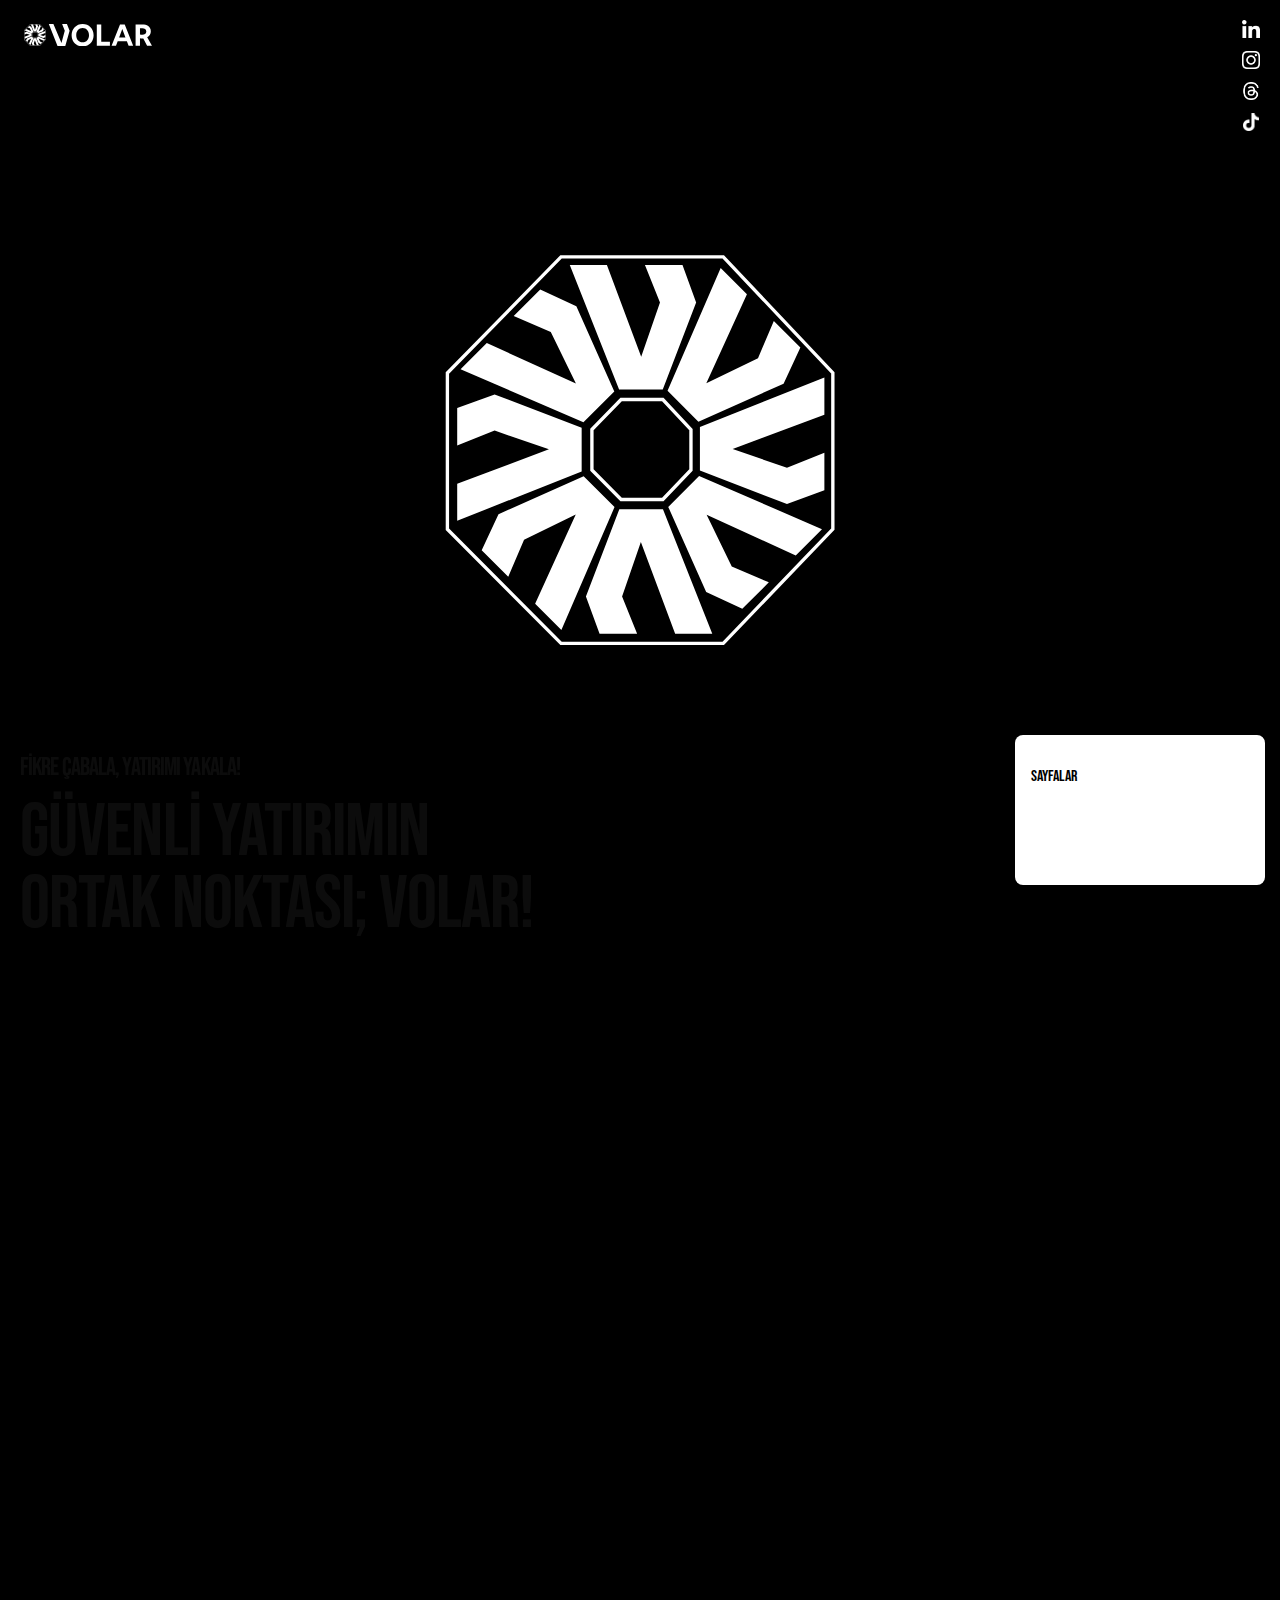
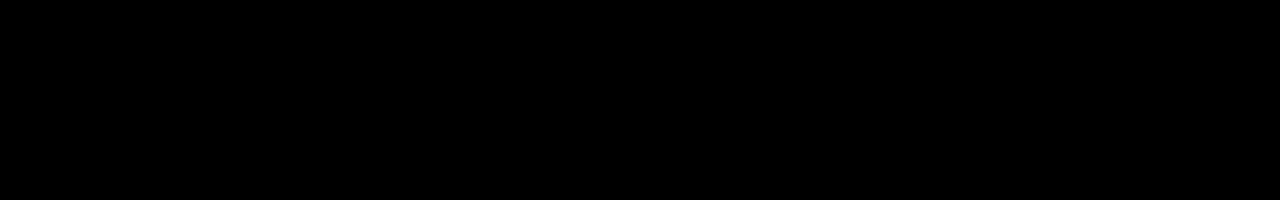
<file: index.html>
<!DOCTYPE html>
<html lang="en">
<head>
    <meta charset="UTF-8">
    <meta name="viewport" content="width=device-width, initial-scale=1.0">
    <meta http-equiv="X-UA-Compatible" content="IE=edge" />
    <link rel="stylesheet" href="style.css">
    <link rel="stylesheet" href="https://fonts.googleapis.com/css?family=Bebas+Neue&display=swap">
    <link rel="icon" href="volar.ico" type="image/x-icon">
    <script src="https://cdnjs.cloudflare.com/ajax/libs/gsap/3.10.4/gsap.min.js"></script>
    <title>Volar™</title>
</head>

<body>
<div class="container">
  <div class="social-icons top-right-social">
    <a href="https://www.linkedin.com/in/samet-madan-42210b2b3" class="social-link">
      <img src="Icons\linkedin.png" alt="LinkedIn" class="social-icon">
    </a>
    <a href="https://www.instagram.com/samet_madan" class="social-link">
      <img src="Icons\instagram.png" alt="Instagram" class="social-icon">
    </a>
    <a href="https://www.threads.net/@samet_madan" class="social-link">
      <img src="Icons\threads.png" alt="Discord" class="social-icon">
    </a>
    <a href="https://www.tiktok.com/@sametmadann" class="social-link">
      <img src="Icons\tiktok.png" alt="Discord" class="social-icon">
    </a>        
</div>

<div class="landing-text">
    <div class="focus-in-expand">
      <h1 id="landing-small-heading">Fİkre çabala, yatırımı yakala!</h1>
      <h1 id="landing-heading">Güvenlİ yatırımın</h1>
      <h1 id="landing-heading">ortak noktası; Volar!</h1>
    </div>
</div>

<div class="special-logo">
  <svg width="813" height="815" viewBox="0 0 813 815" fill="none" xmlns="http://www.w3.org/2000/svg">
    <path d="M580.5 4H241.5L4 246.5V573L241.5 811.5H580.5L809.5 573V246.5L580.5 4Z" stroke="white" stroke-width="7"/>
    <path d="M454.151 302H367.034L306 364.765V449.271L367.034 511H454.151L513 449.271V364.765L454.151 302Z" stroke="white" stroke-width="7"/>
    <path d="M24.5 555.388L284.583 452.315V361.101L102.688 291.334L24.5 319.846L24.5 398.318L102.688 366.904L216.2 406.14L24.5 477.799L24.5 555.388Z" fill="white"/>
    <path d="M242.215 783.621L353.238 526.831L288.74 462.333L110.788 541.619L75.6615 617.068L131.15 672.556L164.224 595.055L272.233 542.535L187.351 728.758L242.215 783.621Z" fill="white"/>
    <path d="M31.5 238.715L288.291 349.738L352.789 285.239L273.502 107.288L198.053 72.1613L142.565 127.649L220.066 160.724L272.587 268.733L86.3636 183.851L31.5 238.715Z" fill="white"/>
    <path d="M259.76 21L362.833 281.083H454.047L523.814 99.1885L495.302 21H416.83L448.244 99.1885L409.008 212.7L337.349 21H259.76Z" fill="white"/>
    <path d="M791.812 256.233L531.729 359.306V450.521L713.624 520.287L791.812 491.775V413.303L713.624 444.717L600.113 405.481L791.812 333.822V256.233Z" fill="white"/>
    <path d="M575.098 27L464.075 283.791L528.573 348.289L706.525 269.002L741.651 193.553L686.163 138.065L653.088 215.566L545.08 268.087L629.961 81.8636L575.098 27Z" fill="white"/>
    <path d="M786.812 572.907L530.022 461.884L465.524 526.382L544.81 704.334L620.259 739.46L675.747 683.972L598.247 650.897L545.726 542.889L731.949 627.77L786.812 572.907Z" fill="white"/>
    <path d="M557.553 791.621L454.479 531.538H363.265L293.498 713.433L322.011 791.621H400.483L369.069 713.433L408.305 599.921L479.964 791.621H557.553Z" fill="white"/>
  </svg>    
</div>


  <div class="site-logo">
    <a xlink:href="index.html" href="index.html">
      <svg width="1145" height="201" viewBox="0 0 1145 201" fill="none" xmlns="http://www.w3.org/2000/svg">
        <path d="M222 0.450439L300.07 197.45H369.157L408 59.6742L384 0.450439H340.968L364.762 59.6742L335.043 171L263 0.450439H222Z" fill="white"/>
        <path fill-rule="evenodd" clip-rule="evenodd" d="M57.4869 0H139.562L195 58.8622V138.104L139.558 196H57.491L0 138.113V58.8533L57.4869 0ZM58.1931 1.68447L1.68 59.5408V137.418L58.189 194.316H138.842L193.32 137.427V59.5319L138.838 1.68447H58.1931Z" fill="white"/>
        <path fill-rule="evenodd" clip-rule="evenodd" d="M87.0271 72H108.502L123 87.319V107.929L108.498 123H87.0312L72 107.938V87.3103L87.0271 72ZM87.7318 73.6528L73.6682 87.9814V107.259L87.7278 121.347H107.784L121.332 107.268V87.9727L107.78 73.6528H87.7318Z" fill="white"/>
        <path d="M6 133L68 108.018V85.9097L24.639 69L6 75.9107L6 94.9302L24.639 87.3163L51.6984 96.8261L6 114.194L6 133Z" fill="white"/>
        <path d="M57.7256 188.449L84.442 126.655L68.9212 111.135L26.0992 130.214L17.6465 148.37L30.999 161.722L38.958 143.073L64.9491 130.434L44.5233 175.247L57.7256 188.449Z" fill="white"/>
        <path d="M7.01953 57.3237L68.8132 84.0401L84.3339 68.5194L65.2545 25.6974L47.0987 17.2446L33.7461 30.5972L52.3957 38.5562L65.0342 64.5472L20.2218 44.1214L7.01953 57.3237Z" fill="white"/>
        <path d="M62 4L86.9823 67H109.09L126 22.9396L119.089 4H100.07L107.684 22.9396L98.1739 50.4355L80.8055 4H62Z" fill="white"/>
        <path d="M191 62L128 86.592V108.355L172.06 125L191 118.197V99.4749L172.06 106.97L144.565 97.6087L191 80.5117V62Z" fill="white"/>
        <path d="M137.831 6.37695L111.115 68.1706L126.635 83.6914L169.457 64.612L177.91 46.4561L164.558 33.1035L156.599 51.7532L130.608 64.3917L151.033 19.5792L137.831 6.37695Z" fill="white"/>
        <path d="M188.776 137.743L126.983 111.027L111.462 126.548L130.541 169.37L148.697 177.822L162.05 164.47L143.4 156.511L130.762 130.52L175.574 150.945L188.776 137.743Z" fill="white"/>
        <path d="M133 190L108.408 128H86.6455L70 171.361L76.8027 190H95.5251L88.0301 171.361L97.3913 144.302L114.488 190H133Z" fill="white"/>
        <path d="M998.23 195.005V5.34253H1059.14C1097.6 5.34253 1134.47 21.9046 1134.47 66.2483C1134.47 88.153 1121.38 108.722 1101.88 118.873L1144.89 195.005H1101.08L1067.15 129.291C1063.68 129.558 1060.2 129.558 1056.2 129.558C1050.59 129.558 1044.18 129.024 1037.5 127.955V195.005H998.23ZM1037.5 39.001V94.8313C1044.18 95.8998 1051.39 96.4341 1058.33 96.4341C1077.03 96.4341 1094.13 88.6873 1094.13 67.584C1094.13 46.4806 1077.03 39.001 1058.33 39.001H1037.5Z" fill="white"/>
        <path d="M783.49 195.005L858.821 5.34253H901.028L976.626 195.005H935.755L920.261 153.333H838.252L822.758 195.005H783.49ZM879.123 44.0765L850.807 119.674H907.706L879.123 44.0765Z" fill="white"/>
        <path d="M651.274 195.005V5.34253H691.077V159.744H768.545V195.005H651.274Z" fill="white"/>
        <path d="M524.037 200.348C467.672 200.348 426 157.607 426 100.441C426 44.3437 466.604 0 524.571 0C581.203 0 622.608 42.4738 622.608 99.9068C622.608 156.004 582.004 200.348 524.037 200.348ZM467.138 100.174C467.138 133.298 488.241 163.751 524.304 163.751C559.832 163.751 581.47 134.634 581.47 100.174C581.47 66.5155 560.634 36.5969 524.304 36.5969C488.776 36.5969 467.138 65.7141 467.138 100.174Z" fill="white"/>
      </svg>        
    </a>           
  </div>
</body>

<div class="overlay-toggle">
<p>Sayfalar</p>
<p><i class="ph ph-arrow-right"></i></p>
</div>
</div>

<div class="sidebar">
  <a href="projeler.html" class="card">
      <div class="card-title">
          <div>Projeler</div>
          <div class="close-btn"><i class="ph-thin ph-x"></i></div>
      </div>
      <div class="card-copy">
          <p>Güvendiğimiz yatırımlarımız.</p>
      </div>
  </a>
  <a href="partnerler.html" class="card">
      <div class="card-title">
          <div>Partnerler</div>
          <div class="close-btn"><i class="ph-thin ph-x"></i></div>
      </div>
      <div class="card-copy">
          <p>Güçlü ortaklarımız ve yatırımcı partnerlerimiz.</p>
      </div>
    </a>
    <a href="hakkimizda.html" class="card">
      <div class="card-title">
          <div>Hakkımızda</div>
          <div class="close-btn"><i class="ph-thin ph-x"></i></div>
      </div>
      <div class="card-copy">
          <p>Hikayemiz, misyon beyanımız, ekip üyelerimiz, şirket kültürümüze ve değerlerimize dair içgörüler.</p>
      </div>
    </a>
    <a href="iletisim.html" class="card">
      <div class="card-title">
          <div>İletİşİm</div>
          <div class="close-btn"><i class="ph-thin ph-x"></i></div>
      </div>
      <div class="card-copy">
          <p>E-posta adresleri ve telefon numaraları dahil iletişim bilgilerimiz.</p>
      </div>
    </a>
</div>

<script src="sidebar.js"></script>

<script>
    gsap.from(".landing-text", 1.6, {
      opacity: 0,
      y: 60,
      ease: Expo.easeInOut,
      delay: 0.2,
    });
</script>



</html>
</file>
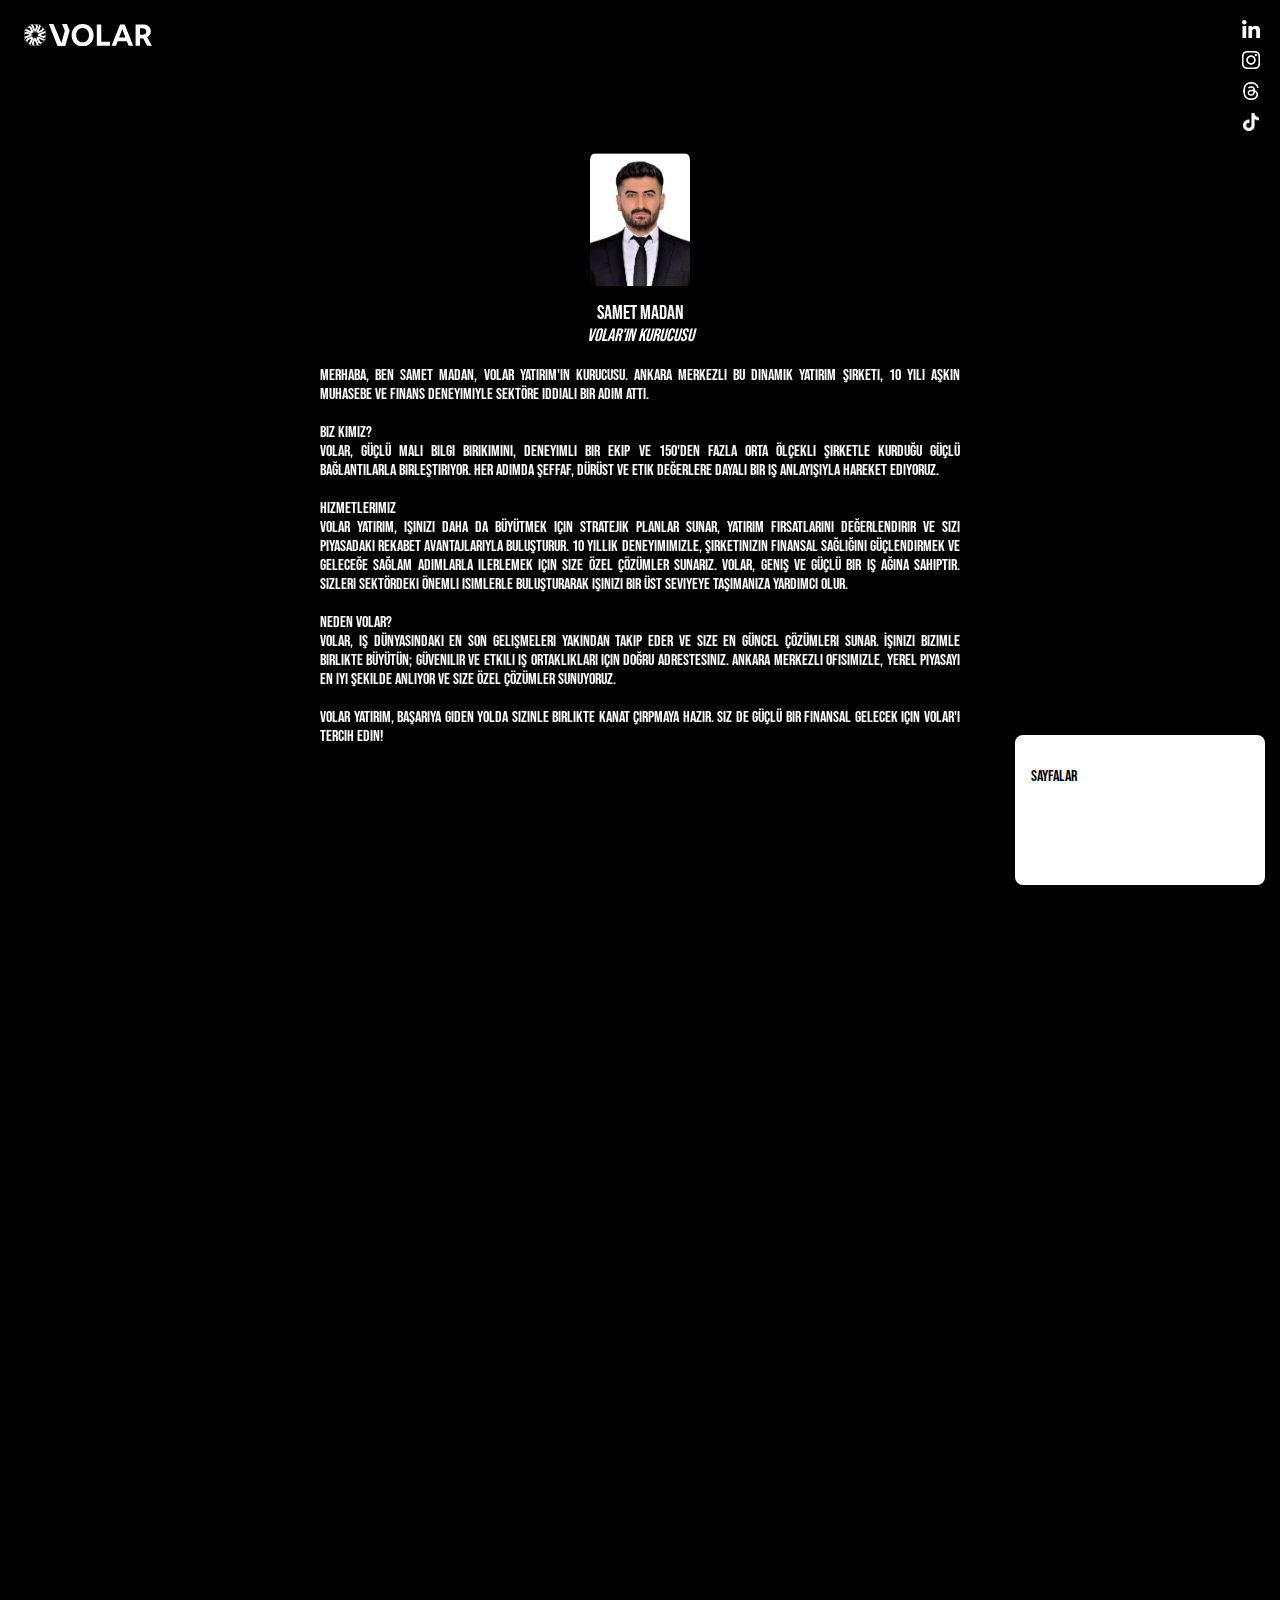
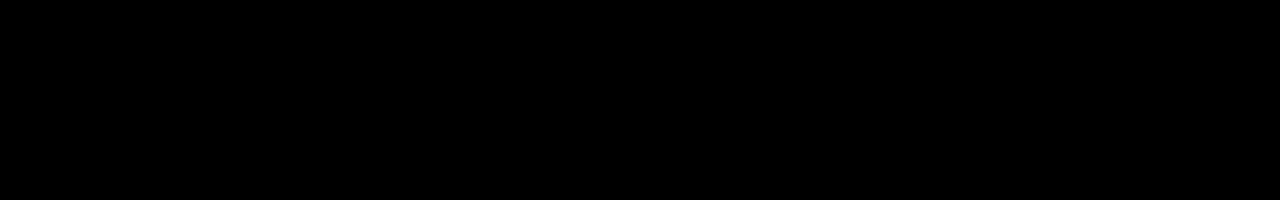
<file: hakkimizda.html>
<!DOCTYPE html>
<html lang="en">
<head>
    <meta charset="UTF-8">
    <meta name="viewport" content="width=device-width, initial-scale=1.0">
    <meta http-equiv="X-UA-Compatible" content="IE=edge" />
    <link rel="stylesheet" href="style.css">
    <link rel="stylesheet" href="https://fonts.googleapis.com/css?family=Bebas+Neue&display=swap">
    <link rel="icon" href="volar.ico" type="image/x-icon">
    <script src="https://cdnjs.cloudflare.com/ajax/libs/gsap/3.10.4/gsap.min.js"></script>
    <title>Volar™</title>
</head>

<body>
  <div class="container">
    <div class="social-icons top-right-social">
      <a href="https://www.linkedin.com/in/samet-madan-42210b2b3" class="social-link">
        <img src="Icons\linkedin.png" alt="LinkedIn" class="social-icon">
      </a>
      <a href="https://www.instagram.com/samet_madan" class="social-link">
        <img src="Icons\instagram.png" alt="Instagram" class="social-icon">
      </a>
      <a href="https://www.threads.net/@samet_madan" class="social-link">
        <img src="Icons\threads.png" alt="Discord" class="social-icon">
      </a>
      <a href="https://www.tiktok.com/@sametmadann" class="social-link">
        <img src="Icons\tiktok.png" alt="Discord" class="social-icon">
      </a>        
  </div>


<div class="us-container">
  <div class="profile-picture">
      <img src="samet.jpg" alt="Profile Picture">
  </div>
  <div class="profile-text profile-name">
      Samet Madan
  </div>
  <div class="profile-text profile-title">
      Volar'ın Kurucusu
  </div>
  <div class="profile-text profile-description">
    Merhaba, ben Samet Madan, Volar Yatırım'ın kurucusu. Ankara merkezli bu dinamik yatırım şirketi, 10 yılı aşkın muhasebe ve finans deneyimiyle sektöre iddialı bir adım attı.
    <br>
    <br>
    Biz Kimiz?
    <br>
    Volar, güçlü mali bilgi birikimini, deneyimli bir ekip ve 150'den fazla orta ölçekli şirketle kurduğu güçlü bağlantılarla birleştiriyor. Her adımda şeffaf, dürüst ve etik değerlere dayalı bir iş anlayışıyla hareket ediyoruz.
    <br>
    <br>
    Hizmetlerimiz
    <br>
    Volar Yatırım, işinizi daha da büyütmek için stratejik planlar sunar, yatırım fırsatlarını değerlendirir ve sizi piyasadaki rekabet avantajlarıyla buluşturur.
    10 yıllık deneyimimizle, şirketinizin finansal sağlığını güçlendirmek ve geleceğe sağlam adımlarla ilerlemek için size özel çözümler sunarız.
    Volar, geniş ve güçlü bir iş ağına sahiptir. Sizleri sektördeki önemli isimlerle buluşturarak işinizi bir üst seviyeye taşımanıza yardımcı olur.
    <br>
    <br>
    Neden Volar?
    <br>
    Volar, iş dünyasındaki en son gelişmeleri yakından takip eder ve size en güncel çözümleri sunar. İşinizi bizimle birlikte büyütün; güvenilir ve etkili iş ortaklıkları için doğru adrestesiniz. Ankara merkezli ofisimizle, yerel piyasayı en iyi şekilde anlıyor ve size özel çözümler sunuyoruz.
    <br>
    <br>
    Volar Yatırım, başarıya giden yolda sizinle birlikte kanat çırpmaya hazır. Siz de güçlü bir finansal gelecek için Volar'ı tercih edin!
  </div>
</div>


  <div class="site-logo">
    <a xlink:href="index.html" href="index.html">
      <svg width="1145" height="201" viewBox="0 0 1145 201" fill="none" xmlns="http://www.w3.org/2000/svg">
        <path d="M222 0.450439L300.07 197.45H369.157L408 59.6742L384 0.450439H340.968L364.762 59.6742L335.043 171L263 0.450439H222Z" fill="white"/>
        <path fill-rule="evenodd" clip-rule="evenodd" d="M57.4869 0H139.562L195 58.8622V138.104L139.558 196H57.491L0 138.113V58.8533L57.4869 0ZM58.1931 1.68447L1.68 59.5408V137.418L58.189 194.316H138.842L193.32 137.427V59.5319L138.838 1.68447H58.1931Z" fill="white"/>
        <path fill-rule="evenodd" clip-rule="evenodd" d="M87.0271 72H108.502L123 87.319V107.929L108.498 123H87.0312L72 107.938V87.3103L87.0271 72ZM87.7318 73.6528L73.6682 87.9814V107.259L87.7278 121.347H107.784L121.332 107.268V87.9727L107.78 73.6528H87.7318Z" fill="white"/>
        <path d="M6 133L68 108.018V85.9097L24.639 69L6 75.9107L6 94.9302L24.639 87.3163L51.6984 96.8261L6 114.194L6 133Z" fill="white"/>
        <path d="M57.7256 188.449L84.442 126.655L68.9212 111.135L26.0992 130.214L17.6465 148.37L30.999 161.722L38.958 143.073L64.9491 130.434L44.5233 175.247L57.7256 188.449Z" fill="white"/>
        <path d="M7.01953 57.3237L68.8132 84.0401L84.3339 68.5194L65.2545 25.6974L47.0987 17.2446L33.7461 30.5972L52.3957 38.5562L65.0342 64.5472L20.2218 44.1214L7.01953 57.3237Z" fill="white"/>
        <path d="M62 4L86.9823 67H109.09L126 22.9396L119.089 4H100.07L107.684 22.9396L98.1739 50.4355L80.8055 4H62Z" fill="white"/>
        <path d="M191 62L128 86.592V108.355L172.06 125L191 118.197V99.4749L172.06 106.97L144.565 97.6087L191 80.5117V62Z" fill="white"/>
        <path d="M137.831 6.37695L111.115 68.1706L126.635 83.6914L169.457 64.612L177.91 46.4561L164.558 33.1035L156.599 51.7532L130.608 64.3917L151.033 19.5792L137.831 6.37695Z" fill="white"/>
        <path d="M188.776 137.743L126.983 111.027L111.462 126.548L130.541 169.37L148.697 177.822L162.05 164.47L143.4 156.511L130.762 130.52L175.574 150.945L188.776 137.743Z" fill="white"/>
        <path d="M133 190L108.408 128H86.6455L70 171.361L76.8027 190H95.5251L88.0301 171.361L97.3913 144.302L114.488 190H133Z" fill="white"/>
        <path d="M998.23 195.005V5.34253H1059.14C1097.6 5.34253 1134.47 21.9046 1134.47 66.2483C1134.47 88.153 1121.38 108.722 1101.88 118.873L1144.89 195.005H1101.08L1067.15 129.291C1063.68 129.558 1060.2 129.558 1056.2 129.558C1050.59 129.558 1044.18 129.024 1037.5 127.955V195.005H998.23ZM1037.5 39.001V94.8313C1044.18 95.8998 1051.39 96.4341 1058.33 96.4341C1077.03 96.4341 1094.13 88.6873 1094.13 67.584C1094.13 46.4806 1077.03 39.001 1058.33 39.001H1037.5Z" fill="white"/>
        <path d="M783.49 195.005L858.821 5.34253H901.028L976.626 195.005H935.755L920.261 153.333H838.252L822.758 195.005H783.49ZM879.123 44.0765L850.807 119.674H907.706L879.123 44.0765Z" fill="white"/>
        <path d="M651.274 195.005V5.34253H691.077V159.744H768.545V195.005H651.274Z" fill="white"/>
        <path d="M524.037 200.348C467.672 200.348 426 157.607 426 100.441C426 44.3437 466.604 0 524.571 0C581.203 0 622.608 42.4738 622.608 99.9068C622.608 156.004 582.004 200.348 524.037 200.348ZM467.138 100.174C467.138 133.298 488.241 163.751 524.304 163.751C559.832 163.751 581.47 134.634 581.47 100.174C581.47 66.5155 560.634 36.5969 524.304 36.5969C488.776 36.5969 467.138 65.7141 467.138 100.174Z" fill="white"/>
        </svg>
        
    </a>           
  </div>
</body>

<div class="overlay-toggle">
<p>Sayfalar</p>
<p><i class="ph ph-arrow-right"></i></p>
</div>
</div>

<div class="sidebar">
  <a href="projeler.html" class="card">
      <div class="card-title">
          <div>Projeler</div>
          <div class="close-btn"><i class="ph-thin ph-x"></i></div>
      </div>
      <div class="card-copy">
          <p>Güvendiğimiz yatırımlarımız.</p>
      </div>
  </a>
  <a href="partnerler.html" class="card">
      <div class="card-title">
          <div>Partnerler</div>
          <div class="close-btn"><i class="ph-thin ph-x"></i></div>
      </div>
      <div class="card-copy">
          <p>Güçlü ortaklarımız ve yatırımcı partnerlerimiz.</p>
      </div>
    </a>
    <a href="hakkimizda.html" class="card">
      <div class="card-title">
          <div>Hakkımızda</div>
          <div class="close-btn"><i class="ph-thin ph-x"></i></div>
      </div>
      <div class="card-copy">
          <p>Hikayemiz, misyon beyanımız, ekip üyelerimiz, şirket kültürümüze ve değerlerimize dair içgörüler.</p>
      </div>
    </a>
    <a href="iletisim.html" class="card">
      <div class="card-title">
          <div>İletİşİm</div>
          <div class="close-btn"><i class="ph-thin ph-x"></i></div>
      </div>
      <div class="card-copy">
          <p>E-posta adresleri ve telefon numaraları dahil iletişim bilgilerimiz.</p>
      </div>
    </a>
</div>

<script src="sidebar.js"></script>

<script>
    gsap.from(".landing-text", 1.6, {
      opacity: 0,
      y: 60,
      ease: Expo.easeInOut,
      delay: 0.2,
    });
</script>



</html>
</file>
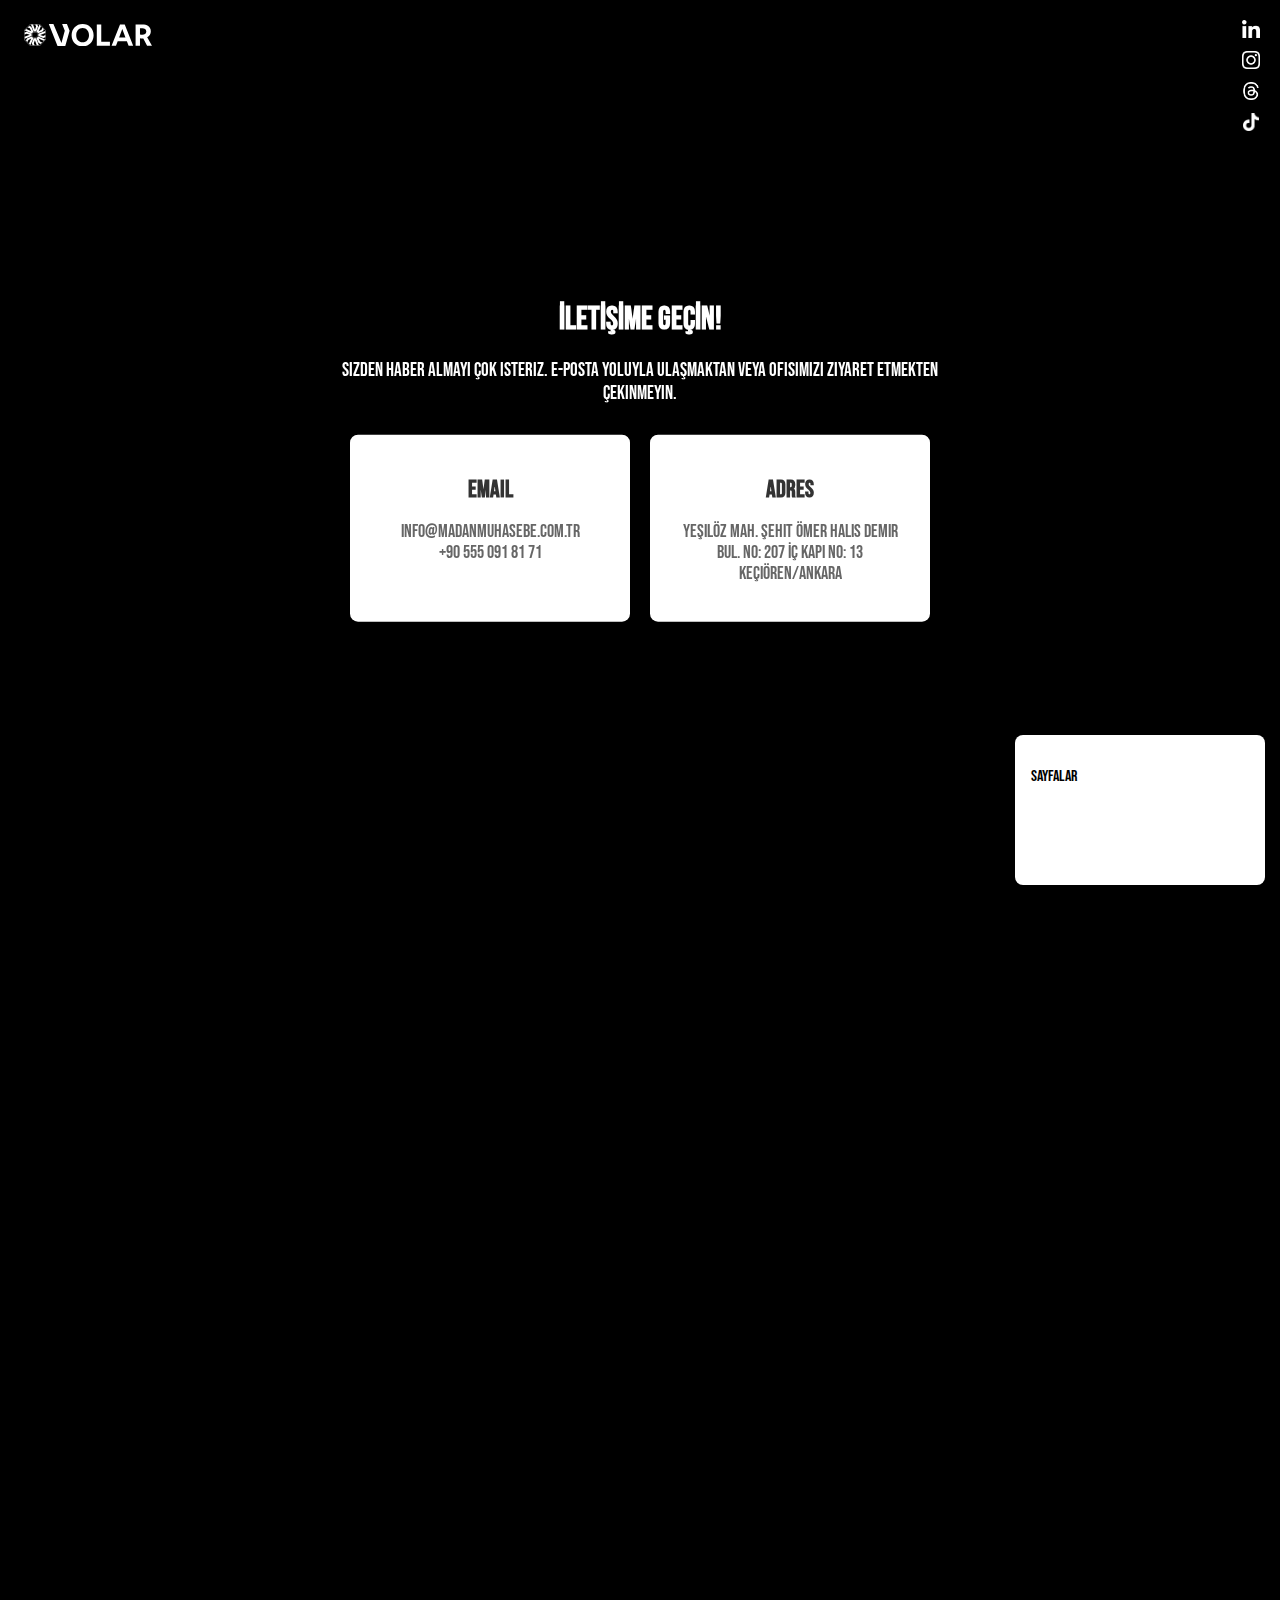
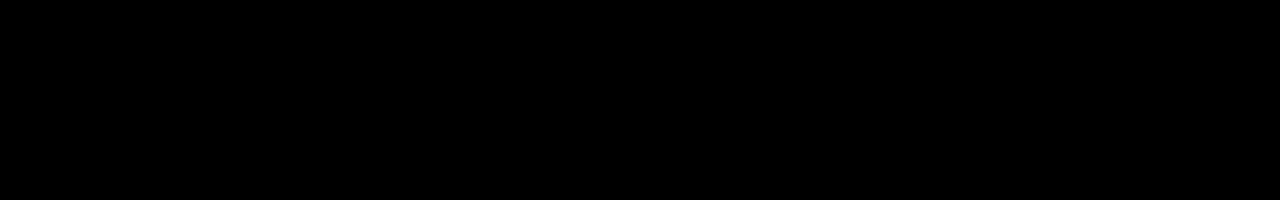
<file: iletisim.html>
<!DOCTYPE html>
<html lang="en">
  <head>
    <meta charset="UTF-8">
    <meta name="viewport" content="width=device-width, initial-scale=1.0">
    <meta http-equiv="X-UA-Compatible" content="IE=edge" />
    <link rel="stylesheet" href="style.css">
    <link rel="stylesheet" href="https://fonts.googleapis.com/css?family=Bebas+Neue&display=swap">
    <link rel="icon" href="volar.ico" type="image/x-icon">
    <script src="https://cdnjs.cloudflare.com/ajax/libs/gsap/3.10.4/gsap.min.js"></script>
    <title>Volar™</title>
</head>

<body>
  <div class="container">
    <div class="social-icons top-right-social">
      <a href="https://www.linkedin.com/in/samet-madan-42210b2b3" class="social-link">
        <img src="Icons\linkedin.png" alt="LinkedIn" class="social-icon">
      </a>
      <a href="https://www.instagram.com/samet_madan" class="social-link">
        <img src="Icons\instagram.png" alt="Instagram" class="social-icon">
      </a>
      <a href="https://www.threads.net/@samet_madan" class="social-link">
        <img src="Icons\threads.png" alt="Discord" class="social-icon">
      </a>
      <a href="https://www.tiktok.com/@sametmadann" class="social-link">
        <img src="Icons\tiktok.png" alt="Discord" class="social-icon">
      </a>        
  </div>

  <div class="contact-container">
    <h1 class="contact-title">İletİşİme Geçİn!</h1>
    <p class="contact-description">Sizden haber almayı çok isteriz. E-posta yoluyla ulaşmaktan veya ofisimizi ziyaret etmekten çekinmeyin.</p>
    
    <div class="contact-info">
        <div class="contact-section">
            <h2>Email</h2>
            <p class="contact-email">info@madanmuhasebe.com.tr <br> +90 555 091 81 71</p>
        </div>

        <div class="contact-section">
            <h2>Adres</h2>
            <p class="contact-address">Yeşilöz Mah. Şehit Ömer Halis Demir Bul. No: 207 İç Kapı No: 13 Keçiören/Ankara</p>
        </div>
    </div> 
  </div>


  <div class="site-logo">
    <a xlink:href="index.html" href="index.html">
      <svg width="1145" height="201" viewBox="0 0 1145 201" fill="none" xmlns="http://www.w3.org/2000/svg">
        <path d="M222 0.450439L300.07 197.45H369.157L408 59.6742L384 0.450439H340.968L364.762 59.6742L335.043 171L263 0.450439H222Z" fill="white"/>
        <path fill-rule="evenodd" clip-rule="evenodd" d="M57.4869 0H139.562L195 58.8622V138.104L139.558 196H57.491L0 138.113V58.8533L57.4869 0ZM58.1931 1.68447L1.68 59.5408V137.418L58.189 194.316H138.842L193.32 137.427V59.5319L138.838 1.68447H58.1931Z" fill="white"/>
        <path fill-rule="evenodd" clip-rule="evenodd" d="M87.0271 72H108.502L123 87.319V107.929L108.498 123H87.0312L72 107.938V87.3103L87.0271 72ZM87.7318 73.6528L73.6682 87.9814V107.259L87.7278 121.347H107.784L121.332 107.268V87.9727L107.78 73.6528H87.7318Z" fill="white"/>
        <path d="M6 133L68 108.018V85.9097L24.639 69L6 75.9107L6 94.9302L24.639 87.3163L51.6984 96.8261L6 114.194L6 133Z" fill="white"/>
        <path d="M57.7256 188.449L84.442 126.655L68.9212 111.135L26.0992 130.214L17.6465 148.37L30.999 161.722L38.958 143.073L64.9491 130.434L44.5233 175.247L57.7256 188.449Z" fill="white"/>
        <path d="M7.01953 57.3237L68.8132 84.0401L84.3339 68.5194L65.2545 25.6974L47.0987 17.2446L33.7461 30.5972L52.3957 38.5562L65.0342 64.5472L20.2218 44.1214L7.01953 57.3237Z" fill="white"/>
        <path d="M62 4L86.9823 67H109.09L126 22.9396L119.089 4H100.07L107.684 22.9396L98.1739 50.4355L80.8055 4H62Z" fill="white"/>
        <path d="M191 62L128 86.592V108.355L172.06 125L191 118.197V99.4749L172.06 106.97L144.565 97.6087L191 80.5117V62Z" fill="white"/>
        <path d="M137.831 6.37695L111.115 68.1706L126.635 83.6914L169.457 64.612L177.91 46.4561L164.558 33.1035L156.599 51.7532L130.608 64.3917L151.033 19.5792L137.831 6.37695Z" fill="white"/>
        <path d="M188.776 137.743L126.983 111.027L111.462 126.548L130.541 169.37L148.697 177.822L162.05 164.47L143.4 156.511L130.762 130.52L175.574 150.945L188.776 137.743Z" fill="white"/>
        <path d="M133 190L108.408 128H86.6455L70 171.361L76.8027 190H95.5251L88.0301 171.361L97.3913 144.302L114.488 190H133Z" fill="white"/>
        <path d="M998.23 195.005V5.34253H1059.14C1097.6 5.34253 1134.47 21.9046 1134.47 66.2483C1134.47 88.153 1121.38 108.722 1101.88 118.873L1144.89 195.005H1101.08L1067.15 129.291C1063.68 129.558 1060.2 129.558 1056.2 129.558C1050.59 129.558 1044.18 129.024 1037.5 127.955V195.005H998.23ZM1037.5 39.001V94.8313C1044.18 95.8998 1051.39 96.4341 1058.33 96.4341C1077.03 96.4341 1094.13 88.6873 1094.13 67.584C1094.13 46.4806 1077.03 39.001 1058.33 39.001H1037.5Z" fill="white"/>
        <path d="M783.49 195.005L858.821 5.34253H901.028L976.626 195.005H935.755L920.261 153.333H838.252L822.758 195.005H783.49ZM879.123 44.0765L850.807 119.674H907.706L879.123 44.0765Z" fill="white"/>
        <path d="M651.274 195.005V5.34253H691.077V159.744H768.545V195.005H651.274Z" fill="white"/>
        <path d="M524.037 200.348C467.672 200.348 426 157.607 426 100.441C426 44.3437 466.604 0 524.571 0C581.203 0 622.608 42.4738 622.608 99.9068C622.608 156.004 582.004 200.348 524.037 200.348ZM467.138 100.174C467.138 133.298 488.241 163.751 524.304 163.751C559.832 163.751 581.47 134.634 581.47 100.174C581.47 66.5155 560.634 36.5969 524.304 36.5969C488.776 36.5969 467.138 65.7141 467.138 100.174Z" fill="white"/>
        </svg>
         
    </a>           
  </div>
</body>

<div class="overlay-toggle">
<p>Sayfalar</p>
<p><i class="ph ph-arrow-right"></i></p>
</div>
</div>

<div class="sidebar">
  <a href="projeler.html" class="card">
      <div class="card-title">
          <div>Projeler</div>
          <div class="close-btn"><i class="ph-thin ph-x"></i></div>
      </div>
      <div class="card-copy">
          <p>Güvendiğimiz yatırımlarımız.</p>
      </div>
  </a>
  <a href="partnerler.html" class="card">
      <div class="card-title">
          <div>Partnerler</div>
          <div class="close-btn"><i class="ph-thin ph-x"></i></div>
      </div>
      <div class="card-copy">
          <p>Güçlü ortaklarımız ve yatırımcı partnerlerimiz.</p>
      </div>
    </a>
    <a href="hakkimizda.html" class="card">
      <div class="card-title">
          <div>Hakkımızda</div>
          <div class="close-btn"><i class="ph-thin ph-x"></i></div>
      </div>
      <div class="card-copy">
          <p>Hikayemiz, misyon beyanımız, ekip üyelerimiz, şirket kültürümüze ve değerlerimize dair içgörüler.</p>
      </div>
    </a>
    <a href="iletisim.html" class="card">
      <div class="card-title">
          <div>İletİşİm</div>
          <div class="close-btn"><i class="ph-thin ph-x"></i></div>
      </div>
      <div class="card-copy">
          <p>E-posta adresleri ve telefon numaraları dahil iletişim bilgilerimiz.</p>
      </div>
    </a>
</div>

<script src="sidebar.js"></script>

<script>
    gsap.from(".landing-text", 1.6, {
      opacity: 0,
      y: 60,
      ease: Expo.easeInOut,
      delay: 0.2,
    });
</script>



</html>
</file>
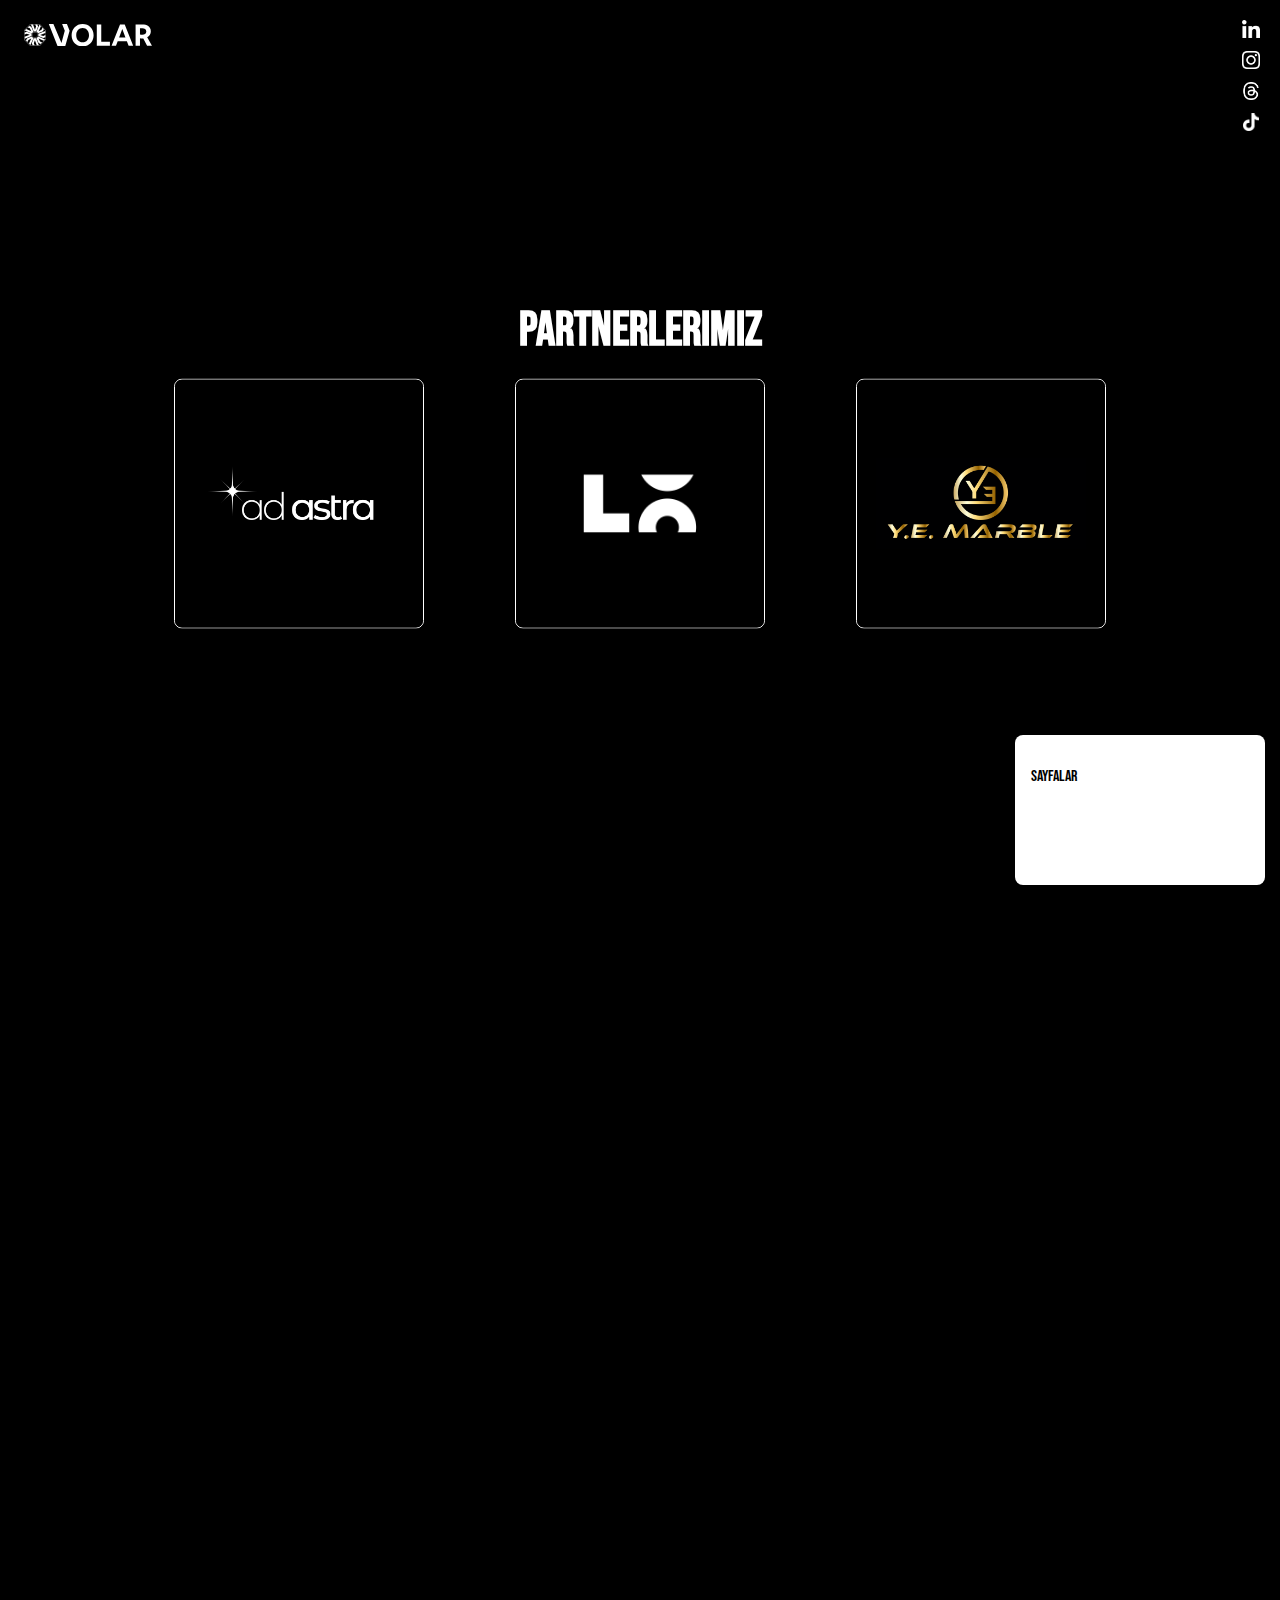
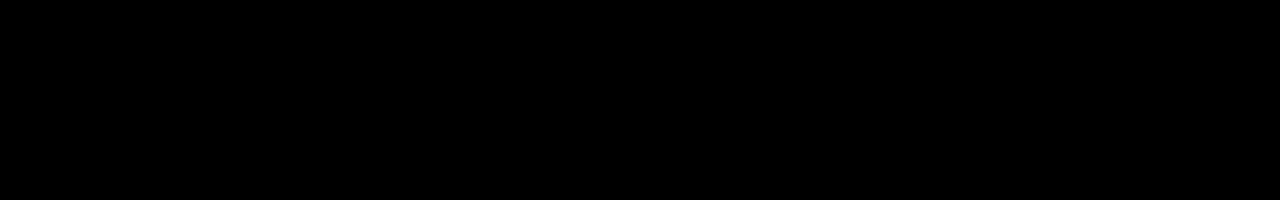
<file: partnerler.html>
<!DOCTYPE html>
<html lang="en">
  <head>
    <meta charset="UTF-8">
    <meta name="viewport" content="width=device-width, initial-scale=1.0">
    <meta http-equiv="X-UA-Compatible" content="IE=edge" />
    <link rel="stylesheet" href="style.css">
    <link rel="stylesheet" href="https://fonts.googleapis.com/css?family=Bebas+Neue&display=swap">
    <link rel="icon" href="volar.ico" type="image/x-icon">
    <script src="https://cdnjs.cloudflare.com/ajax/libs/gsap/3.10.4/gsap.min.js"></script>
    <title>Volar™</title>
</head>

<body>
  <div class="container">
  
    <div class="container">
      <div class="social-icons top-right-social">
        <a href="https://www.linkedin.com/in/samet-madan-42210b2b3" class="social-link">
          <img src="Icons\linkedin.png" alt="LinkedIn" class="social-icon">
        </a>
        <a href="https://www.instagram.com/samet_madan" class="social-link">
          <img src="Icons\instagram.png" alt="Instagram" class="social-icon">
        </a>
        <a href="https://www.threads.net/@samet_madan" class="social-link">
          <img src="Icons\threads.png" alt="Discord" class="social-icon">
        </a>
        <a href="https://www.tiktok.com/@sametmadann" class="social-link">
          <img src="Icons\tiktok.png" alt="Discord" class="social-icon">
        </a>        
    </div>
  
  <div class="partner-container">
    <h2 class="partner-title">Partnerlerimiz</h2>
  
    <div class="partner-list">
        <div class="partner-item">
            <img src="Partnerler/Astra.png" alt="Partner 1">
        </div>
  
        <div class="partner-item">
            <img src="Partnerler/Lodom.png" alt="Partner 2">
        </div>
  
        <div class="partner-item">
          <img src="Partnerler/Marble.png" alt="Partner 2">
        </div>
  
        <!-- Diğer partnerler buraya eklenir -->
  
    </div>
  </div>
  
  
    <div class="site-logo">
      <a xlink:href="index.html" href="index.html">
        <svg width="1145" height="201" viewBox="0 0 1145 201" fill="none" xmlns="http://www.w3.org/2000/svg">
          <path d="M222 0.450439L300.07 197.45H369.157L408 59.6742L384 0.450439H340.968L364.762 59.6742L335.043 171L263 0.450439H222Z" fill="white"/>
          <path fill-rule="evenodd" clip-rule="evenodd" d="M57.4869 0H139.562L195 58.8622V138.104L139.558 196H57.491L0 138.113V58.8533L57.4869 0ZM58.1931 1.68447L1.68 59.5408V137.418L58.189 194.316H138.842L193.32 137.427V59.5319L138.838 1.68447H58.1931Z" fill="white"/>
          <path fill-rule="evenodd" clip-rule="evenodd" d="M87.0271 72H108.502L123 87.319V107.929L108.498 123H87.0312L72 107.938V87.3103L87.0271 72ZM87.7318 73.6528L73.6682 87.9814V107.259L87.7278 121.347H107.784L121.332 107.268V87.9727L107.78 73.6528H87.7318Z" fill="white"/>
          <path d="M6 133L68 108.018V85.9097L24.639 69L6 75.9107L6 94.9302L24.639 87.3163L51.6984 96.8261L6 114.194L6 133Z" fill="white"/>
          <path d="M57.7256 188.449L84.442 126.655L68.9212 111.135L26.0992 130.214L17.6465 148.37L30.999 161.722L38.958 143.073L64.9491 130.434L44.5233 175.247L57.7256 188.449Z" fill="white"/>
          <path d="M7.01953 57.3237L68.8132 84.0401L84.3339 68.5194L65.2545 25.6974L47.0987 17.2446L33.7461 30.5972L52.3957 38.5562L65.0342 64.5472L20.2218 44.1214L7.01953 57.3237Z" fill="white"/>
          <path d="M62 4L86.9823 67H109.09L126 22.9396L119.089 4H100.07L107.684 22.9396L98.1739 50.4355L80.8055 4H62Z" fill="white"/>
          <path d="M191 62L128 86.592V108.355L172.06 125L191 118.197V99.4749L172.06 106.97L144.565 97.6087L191 80.5117V62Z" fill="white"/>
          <path d="M137.831 6.37695L111.115 68.1706L126.635 83.6914L169.457 64.612L177.91 46.4561L164.558 33.1035L156.599 51.7532L130.608 64.3917L151.033 19.5792L137.831 6.37695Z" fill="white"/>
          <path d="M188.776 137.743L126.983 111.027L111.462 126.548L130.541 169.37L148.697 177.822L162.05 164.47L143.4 156.511L130.762 130.52L175.574 150.945L188.776 137.743Z" fill="white"/>
          <path d="M133 190L108.408 128H86.6455L70 171.361L76.8027 190H95.5251L88.0301 171.361L97.3913 144.302L114.488 190H133Z" fill="white"/>
          <path d="M998.23 195.005V5.34253H1059.14C1097.6 5.34253 1134.47 21.9046 1134.47 66.2483C1134.47 88.153 1121.38 108.722 1101.88 118.873L1144.89 195.005H1101.08L1067.15 129.291C1063.68 129.558 1060.2 129.558 1056.2 129.558C1050.59 129.558 1044.18 129.024 1037.5 127.955V195.005H998.23ZM1037.5 39.001V94.8313C1044.18 95.8998 1051.39 96.4341 1058.33 96.4341C1077.03 96.4341 1094.13 88.6873 1094.13 67.584C1094.13 46.4806 1077.03 39.001 1058.33 39.001H1037.5Z" fill="white"/>
          <path d="M783.49 195.005L858.821 5.34253H901.028L976.626 195.005H935.755L920.261 153.333H838.252L822.758 195.005H783.49ZM879.123 44.0765L850.807 119.674H907.706L879.123 44.0765Z" fill="white"/>
          <path d="M651.274 195.005V5.34253H691.077V159.744H768.545V195.005H651.274Z" fill="white"/>
          <path d="M524.037 200.348C467.672 200.348 426 157.607 426 100.441C426 44.3437 466.604 0 524.571 0C581.203 0 622.608 42.4738 622.608 99.9068C622.608 156.004 582.004 200.348 524.037 200.348ZM467.138 100.174C467.138 133.298 488.241 163.751 524.304 163.751C559.832 163.751 581.47 134.634 581.47 100.174C581.47 66.5155 560.634 36.5969 524.304 36.5969C488.776 36.5969 467.138 65.7141 467.138 100.174Z" fill="white"/>
          </svg>   
      </a>           
    </div>
    
  </div>
  </body>

<div class="overlay-toggle">
<p>Sayfalar</p>
<p><i class="ph ph-arrow-right"></i></p>
</div>
</div>

<div class="sidebar">
  <a href="projeler.html" class="card">
      <div class="card-title">
          <div>Projeler</div>
          <div class="close-btn"><i class="ph-thin ph-x"></i></div>
      </div>
      <div class="card-copy">
          <p>Güvendiğimiz yatırımlarımız.</p>
      </div>
  </a>
  <a href="partnerler.html" class="card">
      <div class="card-title">
          <div>Partnerler</div>
          <div class="close-btn"><i class="ph-thin ph-x"></i></div>
      </div>
      <div class="card-copy">
          <p>Güçlü ortaklarımız ve yatırımcı partnerlerimiz.</p>
      </div>
    </a>
    <a href="hakkimizda.html" class="card">
      <div class="card-title">
          <div>Hakkımızda</div>
          <div class="close-btn"><i class="ph-thin ph-x"></i></div>
      </div>
      <div class="card-copy">
          <p>Hikayemiz, misyon beyanımız, ekip üyelerimiz, şirket kültürümüze ve değerlerimize dair içgörüler.</p>
      </div>
    </a>
    <a href="iletisim.html" class="card">
      <div class="card-title">
          <div>İletİşİm</div>
          <div class="close-btn"><i class="ph-thin ph-x"></i></div>
      </div>
      <div class="card-copy">
          <p>E-posta adresleri ve telefon numaraları dahil iletişim bilgilerimiz.</p>
      </div>
    </a>
</div>

<script src="sidebar.js"></script>

<script>
    gsap.from(".landing-text", 1.6, {
      opacity: 0,
      y: 60,
      ease: Expo.easeInOut,
      delay: 0.2,
    });
</script>



</html>
</file>
<file: style.css>
*{
  padding: 0;
  box-sizing: border-box;
}

html, body {
    background-color: black;
    display: flex;
    justify-content: center;
    align-items: center;
    height: 200vh;
    margin: 0;
    overflow-x: hidden; /* Sayfanın kenarlarındaki kaydırmayı kapatma */
    font-family: 'Bebas Neue';
  }

  /* ---------------- Sol Üst Logo ---------------- */

  .site-logo {
    display: flex;
    position: absolute;
    top: 1.5em;
    left: 1.5em;
  }

  .site-logo svg {
    width: 8em; /* Görsel genişliği */
    height: auto; /* Otomatik yükseklik */
    margin-right: 1em; /* Görseller arası boşluk */
    transition: all 0.3s ease-out; /* Geçiş efekteri */
  }

  .site-logo svg:hover {
    transform: scale(1.03); /* Hafifçe büyütme */
  }

  /* ---------------- Orta Logo ---------------- */

  .special-logo {
    display: flex;
    justify-content: center;
    align-items: center;
    width: 100vw; /* Genişliği sayfa genişliği kadar yap */
    height: 100vh; /* Yüksekliği sayfa yüksekliği kadar yap */
  }

  .special-logo svg {
      width: 390px; /* SVG boyutu */
      height: 390px;
      transition: all 4s ease-out; /* Geçiş efekteri */
  }
  
  .special-logo svg:hover {
    filter: brightness(1.2) drop-shadow(0 0 5px rgba(255, 255, 255, 0.9)); /* Işıltı ve parıltı */
    transform: scale(1.02) rotate(90deg); /* Hafifçe büyütme */
  }

  @media (max-width: 1000px) {
    .special-logo svg {
      width: 300px; /* SVG boyutu */
      height: 300px;
      transition: all 4s ease-out; /* Geçiş efekteri */
  }
  }

  @media (max-width: 768px) {
    .special-logo {
      display: none;
    }
  }

  /* ---------------- Sosyal Medya Hesapları ---------------- */

  .top-right-social {
    position: absolute;
    top: 20px;
    right: 20px;
    display: flex;
    flex-direction: column; /* Sosyal ikonları alt alta sırala */
  }
  
  .social-link {
    text-decoration: none;
    margin-bottom: 8px;
  }
  
  .social-icon {
    width: 18px; /* Icon boyutları */
    height: 18px;
    object-fit: contain; /* Görseli orantılı bir şekilde sığdır */
    transition: transform 0.3s ease; /* İmleç üzerine geldiğinde büyüme efekti */
  }
  
  .social-link:hover .social-icon {
    filter: brightness(1.2) drop-shadow(0 0 5px rgba(255, 255, 255, 0.5)); /* Işıltı ve parıltı */
    transform: scale(1.1); /* İmleç üzerine geldiğinde büyüme oranı */
  }


  /* ---------------- Yazı ---------------- */

  .landing-text {
    position: fixed;
    bottom: -10px;
    left: 20px;
  }
  
  #landing-heading {
    font-family: 'Bebas Neue', sans-serif;
    font-size: 75px;
    font-style: normal;
    font-weight: 100;
    line-height: 0.3;
    letter-spacing: -0.9px;
    color: #FFF;
  }

  #landing-small-heading {
    font-family: 'Bebas Neue', sans-serif;
    font-size: 25px;
    font-style: normal;
    font-weight: 100;
    line-height: 0.3;
    letter-spacing: -0.9px;
    color: #FFF;
  }

  @media (max-width: 768px) {
    .landing-text {
      top: 50%;
      left: 50%;
      margin-left: -100px;
      margin-top: -50px;
    }
    
    #landing-heading {
      font-family: 'Bebas Neue', sans-serif;
      font-size: 30px;
      font-style: normal;
      font-weight: 200;
      line-height: 0.3;
      letter-spacing: -0.9px;
      color: #FFF;
    }

    #landing-small-heading {
      font-family: 'Bebas Neue', sans-serif;
      font-size: 15px;
      font-style: normal;
      font-weight: 100;
      line-height: 0.3;
      letter-spacing: -0.9px;
      color: #FFF;
    }
  }

  /* ---------------- Hakkımda Yazı ---------------- */

  .us-container {
    text-align: center;
    max-width: 900px;
    max-height: 80%;
    margin: 0 auto;
    position: absolute;
    top: 50%;
    left: 50%;
    transform: translate(-50%, -50%);
    overflow-y: auto; /* Dikey kaydırmayı etkinleştir */
}

.profile-picture {
    position: relative; /* Değişiklik burada */
    top: 0;
    left: 50%;
    transform: translateX(-50%);
}

.profile-picture img {
    width: 100px;
    border-radius: 5%;
    margin-bottom: 10px;
}

.profile-name {
  text-align: center;
  font-size: 20px; /* İstenilen font boyutunu ayarlayın */
  color: #ffffff; /* İstenilen metin rengini ayarlayın */
}

.profile-title {
  text-align: center;
  font-size: 18px; /* İstenilen font boyutunu ayarlayın */
  font-style: italic; /* İstenilen stilini ayarlayın */
  color: #ffffff; /* İstenilen metin rengini ayarlayın */
}

.profile-description {
  text-align: justify; /* Metni sağa ve sola dayalı yapar */
  font-size: 16px; /* İstenilen font boyutunu ayarlayın */
  color: #ffffff; /* İstenilen metin rengini ayarlayın */
  margin-top: 20px; /* İstenilen boşluğu ayarlayın */
}
  /* ---------------- Partnerler Yazı ---------------- */

  .partner-container {
    text-align: center;
    max-height: 80%;
    width: 80%;
    margin: 0 auto; /* Center on the x-axis */
    position: absolute;
    top: 50%;
    left: 50%;
    transform: translate(-50%, -50%); /* Center on the y-axis */
    color: #fff;
    overflow-y: auto; /* Dikey kaydırmayı etkinleştir */
}

.partner-title {
    font-size: 3em;
    margin-bottom: 10px;
}

.partner-list {
    display: flex;
    justify-content: space-around;
    flex-wrap: wrap;
}

.partner-item {
    width: 250px; /* Partner kutu genişliği */
    height: 250px; /* Partner kutu yüksekliği */
    margin: 10px;
    overflow: hidden;
    position: relative;
    transition: transform 0.3s ease-in-out;
}

.partner-item img {
    width: 100%;
    height: 100%;
    object-fit: cover;
    border: 0.5px solid #fff; /* Kenar rengini ayarlayın */
    border-radius: 8px; /* İstediğiniz köşe yuvarlama değerini ayarlayın */
}

.partner-item:hover {
    transform: scale(1.06); /* Hafif büyüme efekti */
}



  /* ---------------- Projeler Yazı ---------------- */

  .projects-container {
    text-align: center;
    max-height: 80%;
    width: 80%;
    margin: 0 auto; /* Center on the x-axis */
    position: absolute;
    top: 50%;
    left: 50%;
    transform: translate(-50%, -50%); /* Center on the y-axis */
    color: #fff;
    overflow-y: auto; /* Dikey kaydırmayı etkinleştir */
}

.projects-title {
    font-size: 4em;
    margin-bottom: 10px;
    z-index: 2;
}

.projects-description {
    font-size: 1.2em;
    margin-bottom: 30px;
    z-index: 2;
}

.project-box {
    display: inline-block;
    vertical-align: top;
    width: 45%;
    margin: 10px;
    border-radius: 8px;
    box-sizing: border-box;
    overflow: hidden;
    position: relative;
    transition: transform 0.2s, box-shadow 0.2s;
    z-index: 2;
}

.project-box::before {
    content: '';
    position: absolute;
    top: 0;
    right: 0;
    bottom: 0;
    left: 0;
    background: rgba(19, 19, 19, 0.65); /* Siyah filtre ekler */
    z-index: 1;
}

.project-box p.clamp-3,
.project-box .date,
.project-box h2 {
    position: relative;
    z-index: 2;
    color: #fff; /* Yazı rengini beyaz yapabilirsiniz */
}

.project-box:hover {
    transform: scale(1.03); /* Hareket ettiğinde küçük bir büyüme */
    box-shadow: 0 0 20px rgba(0, 0, 0, 0.3); /* Hareket ettikçe gölge ekler */
}


/* Responsive styles for smaller screens */
@media screen and (max-width: 768px) {

    .project-box {
        width: 80%;
    }
}

  /* ---------------- İletişim Yazı ---------------- */

  .contact-container {
    text-align: center;
    max-width: 600px;
    margin: 0 auto; /* Ortalamak için x ekseni */
    position: absolute;
    top: 50%;
    left: 50%;
    transform: translate(-50%, -50%); /* Ortalamak için y ekseni */
  }

  .contact-title {
      color: #ffffff;
      font-size: 2em;
      margin-bottom: 10px;
  }

  .contact-description {
      color: #ffffff;
      font-size: 1.2em;
      margin-bottom: 30px;
  }

  .contact-info {
      display: flex;
      justify-content: space-around;
  }

  .contact-section {
    flex: 1;
    padding: 20px;
    background-color: rgba(255, 255, 255); /* Beyaz renkli, saydam arka plan */
    border-radius: 8px;
    margin: 0 10px;
    filter: blur(.1px);
  }

  .contact-section h2 {
      color: #333;
      font-size: 1.5em;
      margin-bottom: 10px;
  }

  .contact-email,
  .contact-address {
      color: #666;
      font-size: 1.1em;
  }

  /* Responsive Stiller */
  @media (max-width: 768px) {
    .contact-title {
        font-size: 1.5em;
    }

    .contact-description {
        font-size: 1em;
    }

    .contact-section h2 {
        font-size: 1.2em;
    }

    .contact-email,
    .contact-address {
        font-size: 0.9em;
    }
  }

/* ---------------- Sidebar ---------------- */

  .container {
    position: fixed;
    top: 0;
    left: 0;
    width: 100vw;
    height: 100vh;
    z-index: 0;
  }

  .overlay-toggle {
    position: absolute;
    right: 0;
    bottom: 0;
    width: 250px;
    height: 150px;
    margin: 0.95em;
    padding: 1em;
    border-radius: 0.5em;
    background: rgba(255, 255, 255); /* Şeffaf beyaz arka plan */
    color: #000;
    display: flex;
    justify-content: space-between;
    cursor: pointer;
}


  ::-webkit-scrollbar {
      display: none;
  }

  .sidebar {
      position: fixed;
      top: 0;
      right: 0;
      width: 30vw;
      height: 100vh;
      padding: 0.75em;
      display: flex;
      flex-direction: column;
      gap: 0.75em;
      overflow: hidden;
      pointer-events: none;
  }

  .card {
      position: relative;
      right: -110%;
      padding: 1em;
      flex: 1;
      background: #fff;
      color: #000;
      border-radius: 0.5em;
      overflow: hidden;
      display: flex;
      flex-direction: column;
      justify-content: space-between;
      cursor: pointer;
      text-decoration: none;
  }

  .card:nth-child(1) .card-title{
      display: flex;
      justify-content: space-between;
  }

  .close-btn {
      position: relative;
      font-size: 60px;
      transform: scale(0);
      transition: transform 0.3s;
      transform-origin: center;
  }

  .card:nth-child(1):hover .close-btn{
      transform: scale(1);
  }

  .card-title {
      font-size: 50px;
      letter-spacing: -0.035em;
  }

  .card-copy {
      position: relative;
      opacity: 0;
      transform: translateY(20px);
      font-size: 15px;
      transition: transform 0.3s, opacity 0.3s;
  }

  .card:hover {
      background: #020844;
      color: #fff;
  }

  .card:hover .card-copy {
      opacity: 1;
      transform: translateY(0px);
  }

  @media(max-width:768px) {

      .overlay-toggle {
        flex-direction: center; /* Dikey düzen */
        align-items: center; /* Metni ortala */
        justify-content: center; /* Metni ortala */
        background: rgba(9, 7, 70, 0.9); /* Şeffaf beyaz arka plan */
        color: #ffffff;
        border-radius: 10em; /* Yuvarlak köşeler */
        width: 125px;
        height: 125px;
    }

      .hero {
          width: 100%;
          top: 25%;
      }

      .sidebar {
          width: 100vw;
      }   
  }
</file>
